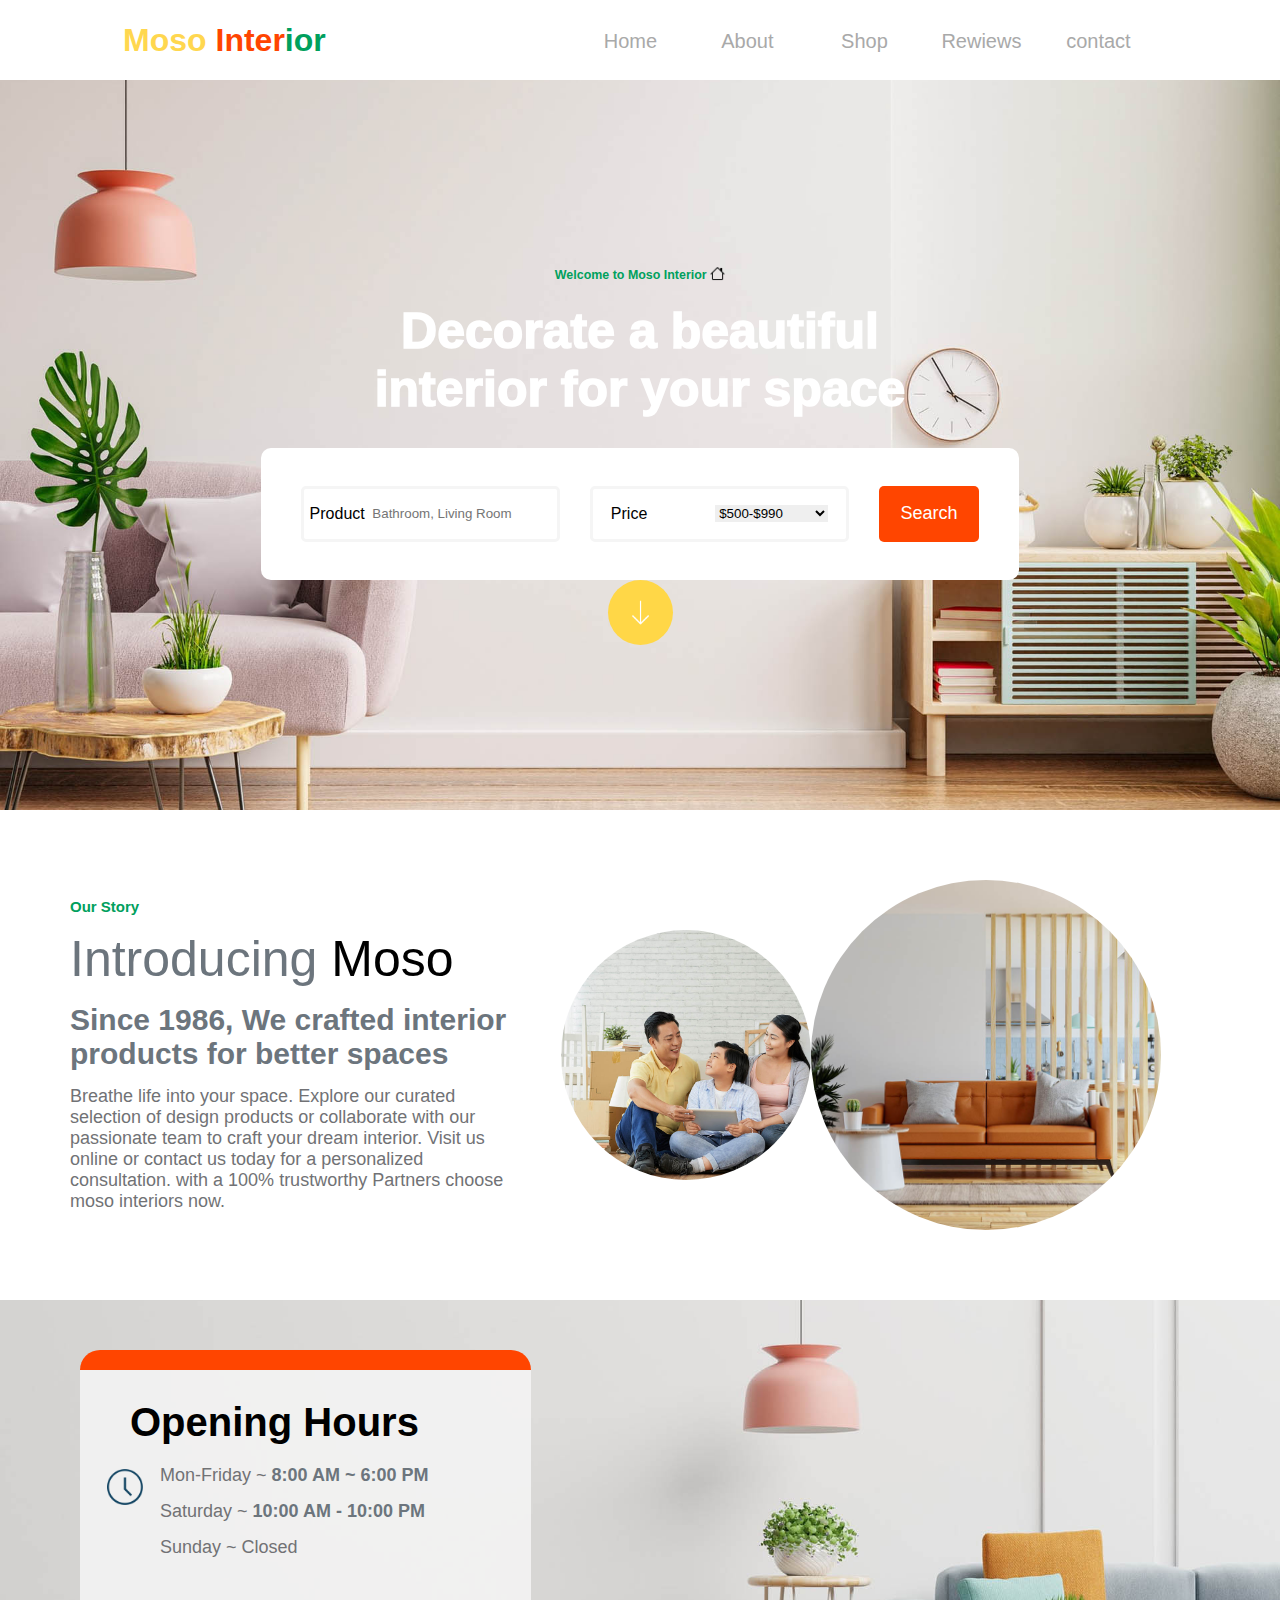
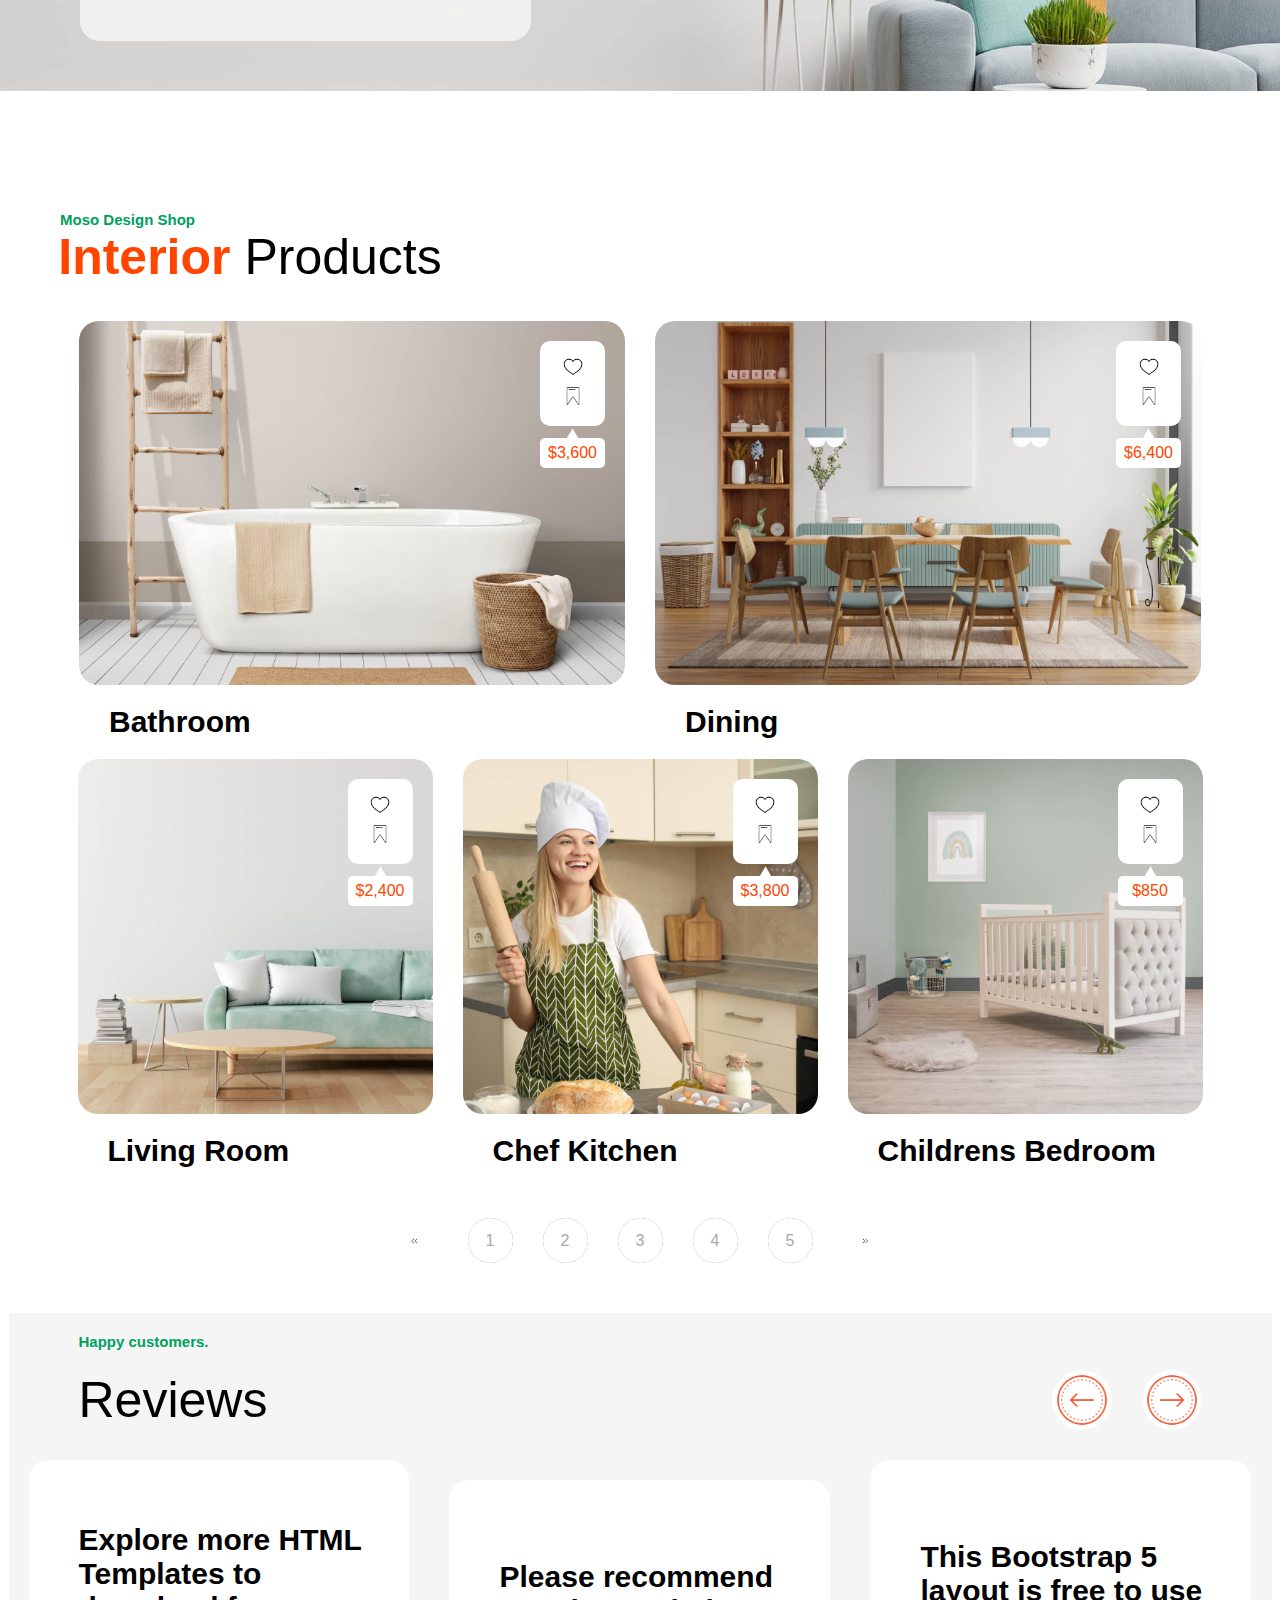
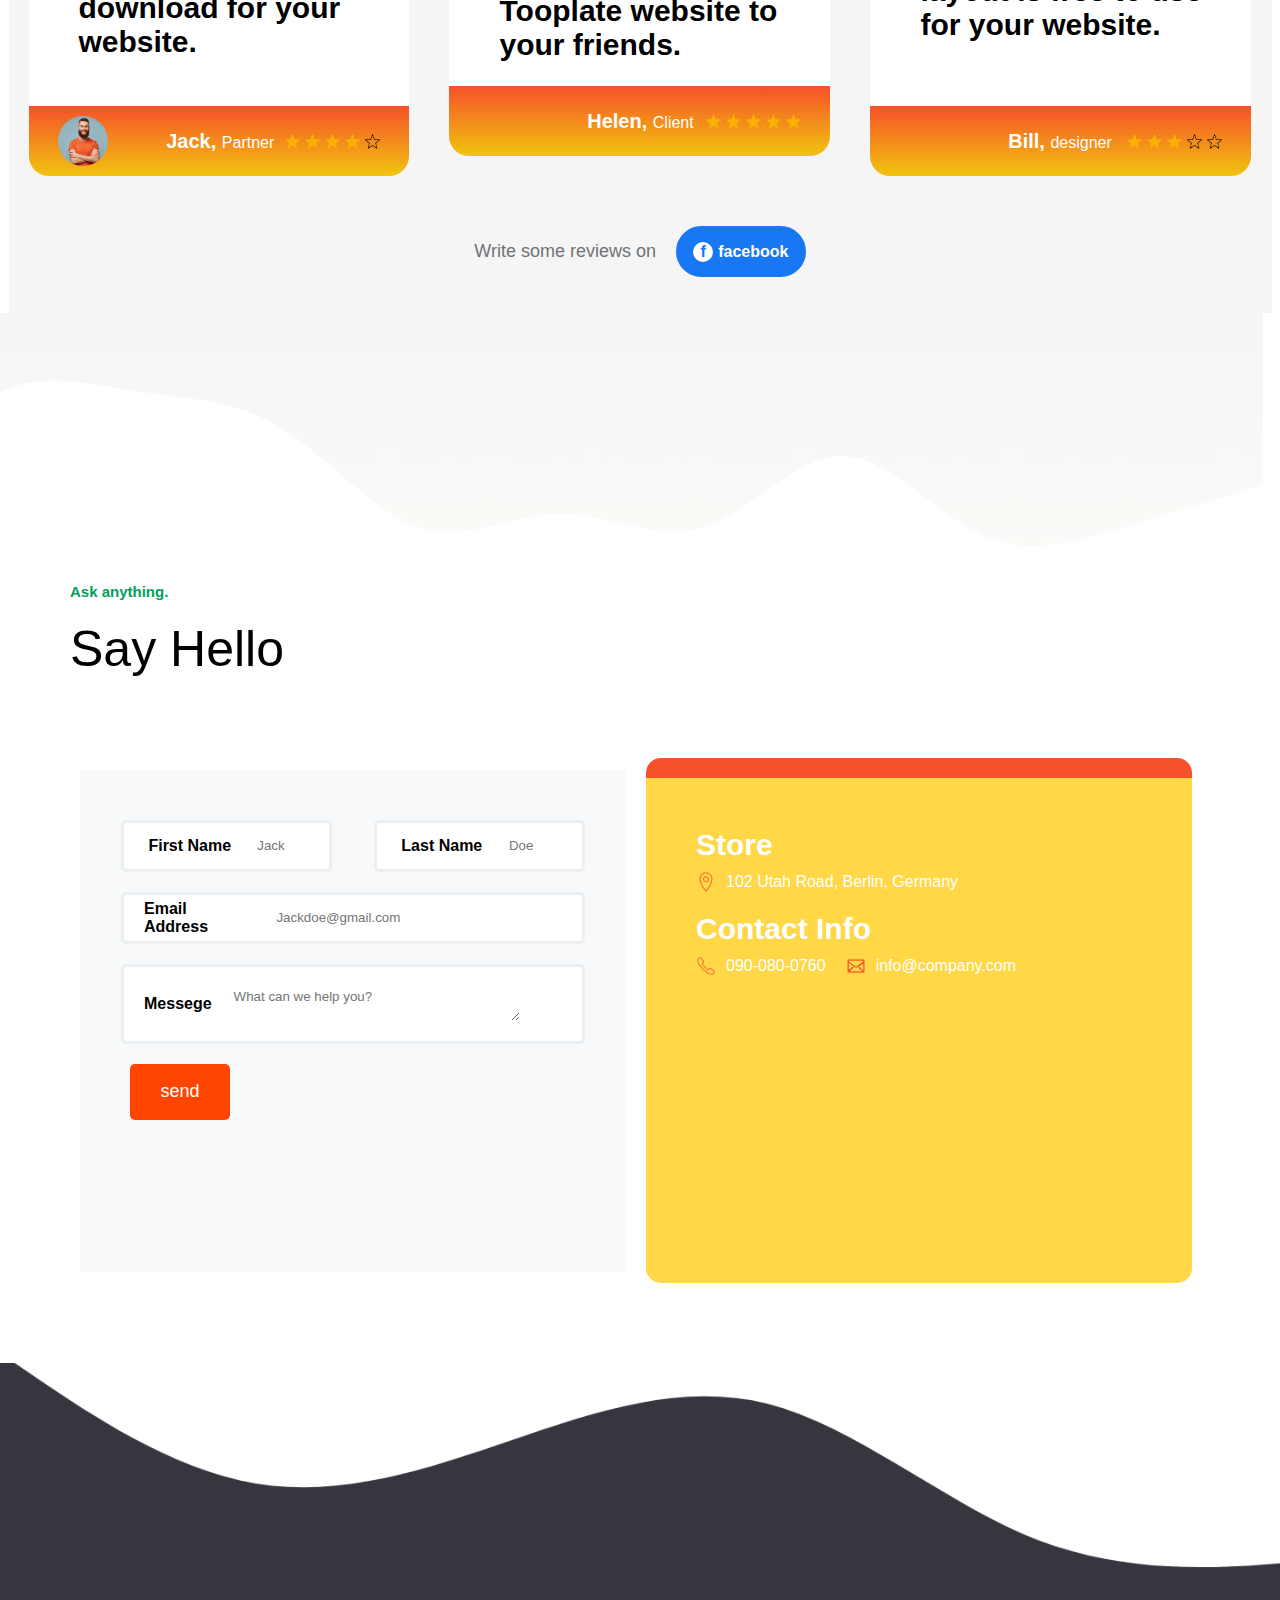
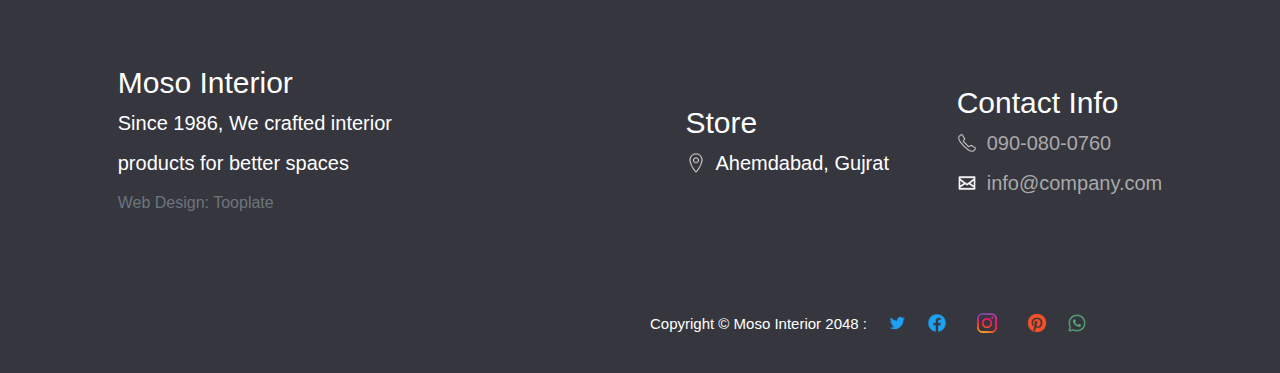
<file: index.html>
<!DOCTYPE html>
<html lang="english">

<head>
    <meta charset="UTF-8">
    <meta name="viewport" content="width=device-width, initial-scale=1.0">
    <title>Document</title>
    <link rel="stylesheet" href="./style.css">
</head>

<body>
    <div class="nav">
        <a href="#">
            <div class="brand">
                <h1 style="font-weight:bolder;"><span style="color: #ffd74f;">Moso</span> <span
                        style="color: orangered;">Inter</span><span style="color: #00a05d;">ior</span></h1>
            </div>
        </a>




       
        <input id="menu-toggle" type="checkbox" />
        <label class="menu-button-container" for="menu-toggle">
          <div class="menu-button"></div>
        </label>

        <div class="menu">
            <a href="#home">
                <div class="chldmenu">Home</div>
            </a>
            <a href="#about">
                <div class="chldmenu">About</div>
            </a>
            <a href="#shop">
                <div class="chldmenu navdrop">Shop
                    <div class="navdroplst">
                    <div class="chldmenu navdroplst" style="margin-top: 10px;"id="navoption1">
                        <a href="./shop_listing.html" class="navoption" >
                            Shop Listing
                        </a>
                    </div>
                        <!-- <div class="chldmenu navdroplst"> -->
                           <a href="./detail.html" class="chldmenu navoption" id="navoption2">Shop details
                            </a>
                        </div>
 
                    </div>
                <!-- </div> -->
            </a>
            <a href="#reviews">
                <div class="chldmenu">Rewiews</div>
            </a>
            <a href="#contact">
                <div class="chldmenu">contact</div>
            </a>
        </div>
    </div>



    <div class="hmpg" id="home">
        <div class="greeting">
            <h5>Welcome to Moso Interior <img
                    style="width: 15px; height: 15px; margin-bottom: -2px; padding-bottom: -10px;"
                    src="./house_icon.png"> </h5>
        </div>
        <div class="tagline" style="margin-bottom: 30px;">
            Decorate a beautiful interior for your space
        </div>
        <div class="shopform">
            <div class="inform">
                <p>Product</p>
                <input style="border: none;" type="search" placeholder="Bathroom, Living Room">
            </div>
            <div class="dropdown">
                <p>Price</p>
                <select style="border: none;">
                    <option>$500-$990</option>
                    <option>$1000-$2900</option>
                    <option>$3000-$5000</option>
                    <option>$5000-$10000</option>
                    <option>$11000-$25000</option>
                </select>
            </div>
            <button class="btn" type="submit" value="input">Search</button>
        </div>

        <a href="#about">
            <div class="parero">
                <div class="hmero"></div>
            </div>
        </a>

    </div>




    <div class="about" id="about">
        <div class="aboutcont">
            <div class="abtgrting greeting">Our Story</div>
            <div class="tagline abttagline"><span style="color: #6c757d; font-weight: 100;">Introducing</span> <span
                    class="hdblck"> Moso</span></div>
            <div class="headcont">Since 1986, We crafted interior products for better spaces</div>
            <div class="cont"> Breathe life into your space. Explore our curated selection of design products or collaborate with our passionate team to craft your dream interior. Visit us online or contact us today for a personalized consultation. with a 100% trustworthy Partners choose moso interiors now.
            </div>
        </div>
        <div class="abtimg">
            <div class="abtimg abtimg1"></div>
            <div class="abtimg abtimg2"></div>
        </div>
    </div>





    <div class="hmpg abt2">
        <div class="abt2dv">
            <div class="abthd cnt">Opening Hours</div>
            <div class="clockabtcnt">
                <div class="clock"></div>
                <div class="abtcnt">
                    <p class="cnt"><span class="cont">Mon-Friday ~ </span><span class="abttime">8:00 AM ~ 6:00 PM</span>
                    </p>
                    <p class="cnt"><span class="cont">Saturday ~ </span><span class="abttime">10:00 AM - 10:00 PM</span>
                    </p>
                    <p class="cont cnt">Sunday ~ Closed</p>
                </div>
            </div>
        </div>
    </div>



    <div class="shop" id="shop">
        <div class="greeting shpgreet">Moso Design Shop</div>
        <div class="tagline shpline"><span style="color: orangered; font-weight: bold;">Interior</span> <span
                class="hdblck">Products</span></div>
        <div class="shpprodct1">
            <div class="bthroom">
                <a href="./detail.html">
                    <div class="img1">
                        <div class="pricelike">
                            <div class="savelike">
                                <div class="like"></div>
                                <div class="save"></div>
                            </div>
                            <div class="prctrngle">
                                <div class="triangle"></div>
                                <div class="price">$3,600</div>
                            </div>
                        </div>
                        <div class="shphover">
                            <div class="shphoverchild">
                                LEARN MORE
                            </div>
                        </div>
                    </div>
                </a>
                <div class="shphd">Bathroom</div>
            </div>
            <div class="dining">
                <a href="./detail.html">
                    <div class="img2">
                        <div class="pricelike">
                            <div class="savelike">
                                <div class="like"></div>
                                <div class="save"></div>
                            </div>
                            <div class="prctrngle">
                                <div class="triangle"></div>
                                <div class="price">$6,400</div>
                            </div>
                        </div>
                        <div class="shphover">
                            <div class="shphoverchild">
                                LEARN MORE
                            </div>
                        </div>
                    </div>
                </a>
                <div class="shphd">Dining</div>
            </div>
        </div>
        <div class="shpprodct2">
            <div class="dining">
                <a href="./detail.html">
                    <div class="img3">
                        <div class="pricelike">
                            <div class="savelike">
                                <div class="like"></div>
                                <div class="save"></div>
                            </div>
                            <div class="prctrngle">
                                <div class="triangle"></div>
                                <div class="price">$2,400</div>
                            </div>
                        </div>
                        <div class="shphover">
                            <div class="shphoverchild">
                                LEARN MORE
                            </div>
                        </div>
                    </div>
                </a>
                <div class="shphd">Living Room</div>
            </div>
            <div class="dining">
                <a href="./detail.html">
                    <div class="img4">
                        <div class="pricelike">
                            <div class="savelike">
                                <div class="like"></div>
                                <div class="save"></div>
                            </div>
                            <div class="prctrngle">
                                <div class="triangle"></div>
                                <div class="price">$3,800</div>
                            </div>
                        </div>
                        <div class="shphover">
                            <div class="shphoverchild">
                                LEARN MORE
                            </div>
                        </div>
                    </div>
                </a>
                <div class="shphd">Chef Kitchen</div>
            </div>
            <div class="dining">
                <a href="./detail.html">
                    <div class="img5">
                        <div class="pricelike">
                            <div class="savelike">
                                <div class="like"></div>
                                <div class="save"></div>
                            </div>
                            <div class="prctrngle">
                                <div class="triangle"></div>
                                <div class="price">$850</div>
                            </div>
                        </div>
                        <div class="shphover">
                            <div class="shphoverchild">
                                LEARN MORE
                            </div>
                        </div>
                    </div>
                </a>
                <div class="shphd">Childrens Bedroom</div>
            </div>
        </div>
    </div>






    <div class="shpbtn">
        <a href="#">
            <div class="parbtn">
                <div class="lefticn"></div>
            </div>
        </a>
        <a href="#">
            <div class="bttns">1</div>
        </a>
        <a href="#">
            <div class="bttns">2</div>
        </a>
        <a href="#">
            <div class="bttns">3</div>
        </a>
        <a href="#">
            <div class="bttns">4</div>
        </a>
        <a href="#">
            <div class="bttns">5</div>
        </a>
        <a href="#">
            <div class="parbtn">
                <div class="ryticn"></div>
            </div>
        </a>
    </div>




    <div class="review" id="reviews">
        <div class="greeting revwgreet">Happy customers.</div>
        <div class="rvwtagbtn">
            <div class="tagline hdblck rvw">Reviews</div>
            <div class="rvwero">
                <div class="rvwleft" onclick="moveCarousel(-1)"></div>
                <div class="rvwryt" onclick="moveCarousel(1)"></div>
            </div>
        </div>


        <div class="carousel">
            <div class="carousel-track">
            <div class="rvwbox">
                <div class="carousel1">
                    <div class="rvwcomment shphd">
                        Explore more HTML Templates to download for your website.
                    </div>
                </div>
                <div class="carousel2">
                    <div class="rvwtriangle rvwtriangle1"></div>
                    <div class="rvwinfobox">
                        <div class="rvwpic rvwpic1"></div>
                        <div class="namervw">
                            <div class="rvwname"><span class="rvwpersonname">Jack, </span><span
                                    class="rvwpersonpost">Partner</span></div>
                            <div class="rvwstr">
                                <div class="ylwstar"></div>
                                <div class="ylwstar"></div>
                                <div class="ylwstar"></div>
                                <div class="ylwstar"></div>
                                <div class="blankstar"></div>
                            </div>
                        </div>
                    </div>
                </div>
            </div>
            <div class="rvwbox">
                <div class="carousel1">
                    <div class="rvwcomment shphd">
                        Please recommend Tooplate website to your friends.
                    </div>
                </div>
                <div class="carousel2">
                    <div class="rvwtriangle rvwtriangle2"></div>
                    <div class="rvwinfobox">
                        <div class="rvwpic rvwpic2"></div>
                        <div class="namervw">
                            <div class="rvwname"><span class="rvwpersonname">Helen, </span><span
                                    class="rvwpersonpost">Client</span></div>
                            <div class="rvwstr">
                                <div class="ylwstar"></div>
                                <div class="ylwstar"></div>
                                <div class="ylwstar"></div>
                                <div class="ylwstar"></div>
                                <div class="ylwstar"></div>
                            </div>
                        </div>
                    </div>
                </div>
            </div>
            <div class="rvwbox">
                <div class="carousel1">
                    <div class="rvwcomment shphd">
                        This Bootstrap 5 layout is free to use for your website.
                    </div>
                </div>
                <div class="carousel2">
                    <div class="rvwtriangle rvwtriangle1"></div>
                    <div class="rvwinfobox">
                        <div class="rvwpic rvwpic3"></div>
                        <div class="namervw">
                            <div class="rvwname"><span class="rvwpersonname">Bill, </span><span
                                    class="rvwpersonpost">designer</span></div>
                            <div class="rvwstr">
                                <div class="ylwstar"></div>
                                <div class="ylwstar"></div>
                                <div class="ylwstar"></div>
                                <div class="blankstar"></div>
                                <div class="blankstar"></div>
                            </div>
                        </div>
                    </div>
                </div>
            </div>
            <div class="rvwbox">
                <div class="carousel1">
                    <div class="rvwcomment shphd">
                        Thank you for visiting Tooplate to download free Website.
                    </div>
                </div>
                <div class="carousel2">
                    <div class="rvwtriangle rvwtriangle2"></div>
                    <div class="rvwinfobox">
                        <div class="rvwpic rvwpic4"></div>
                        <div class="namervw">
                            <div class="rvwname"><span class="rvwpersonname">Susan, </span><span
                                    class="rvwpersonpost">Boss</span></div>
                            <div class="rvwstr">
                                <div class="ylwstar"></div>
                                <div class="ylwstar"></div>
                                <div class="ylwstar"></div>
                                <div class="blankstar"></div>
                                <div class="blankstar"></div>
                            </div>
                        </div>
                    </div>
                </div>
            </div>
            <div class="rvwbox">
                <div class="carousel1">
                    <div class="rvwcomment shphd">
                        Moso Interior is the most suitable website layout.
                    </div>
                </div>
                <div class="carousel2">
                    <div class="rvwtriangle rvwtriangle1"></div>
                    <div class="rvwinfobox">
                        <div class="rvwpic rvwpic5"></div>
                        <div class="namervw">
                            <div class="rvwname"><span class="rvwpersonname">Sandy, </span><span
                                    class="rvwpersonpost">CEO</span></div>
                            <div class="rvwstr">
                                <div class="ylwstar"></div>
                                <div class="ylwstar"></div>
                                <div class="ylwstar"></div>
                                <div class="ylwstar"></div>
                                <div class="ylwstar"></div>
                            </div>
                        </div>
                    </div>
                </div>
            </div>
            <div class="rvwbox">
                <div class="carousel1">
                    <div class="rvwcomment shphd">
                        Explore more HTML Templates to download for your website.
                    </div>
                </div>
                <div class="carousel2">
                    <div class="rvwtriangle rvwtriangle1"></div>
                    <div class="rvwinfobox">
                        <div class="rvwpic rvwpic1"></div>
                        <div class="namervw">
                            <div class="rvwname"><span class="rvwpersonname">Jack, </span><span
                                    class="rvwpersonpost">Partner</span></div>
                            <div class="rvwstr">
                                <div class="ylwstar"></div>
                                <div class="ylwstar"></div>
                                <div class="ylwstar"></div>
                                <div class="ylwstar"></div>
                                <div class="blankstar"></div>
                            </div>
                        </div>
                    </div>
                </div>
            </div>
            <div class="rvwbox">
                <div class="carousel1">
                    <div class="rvwcomment shphd">
                        Explore more HTML Templates to download for your website.
                    </div>
                </div>
                <div class="carousel2">
                    <div class="rvwtriangle rvwtriangle1"></div>
                    <div class="rvwinfobox">
                        <div class="rvwpic rvwpic1"></div>
                        <div class="namervw">
                            <div class="rvwname"><span class="rvwpersonname">Jack, </span><span
                                    class="rvwpersonpost">Partner</span></div>
                            <div class="rvwstr">
                                <div class="ylwstar"></div>
                                <div class="ylwstar"></div>
                                <div class="ylwstar"></div>
                                <div class="ylwstar"></div>
                                <div class="blankstar"></div>
                            </div>
                        </div>
                    </div>
                </div>
            </div>
            <div class="rvwbox">
                <div class="carousel1">
                    <div class="rvwcomment shphd">
                        Explore more HTML Templates to download for your website.
                    </div>
                </div>
                <div class="carousel2">
                    <div class="rvwtriangle rvwtriangle1"></div>
                    <div class="rvwinfobox">
                        <div class="rvwpic rvwpic1"></div>
                        <div class="namervw">
                            <div class="rvwname"><span class="rvwpersonname">Jack, </span><span
                                    class="rvwpersonpost">Partner</span></div>
                            <div class="rvwstr">
                                <div class="ylwstar"></div>
                                <div class="ylwstar"></div>
                                <div class="ylwstar"></div>
                                <div class="ylwstar"></div>
                                <div class="blankstar"></div>
                            </div>
                        </div>
                    </div>
                </div>
            </div>

        </div>
        </div>
        <div class="fsbook">
            <div class="cont">Write some reviews on</div>
            <a href="https://www.facebook.com/home.php">
                <div class="fcbook1">
                    <div class="fclogo">f</div>
                    <div class="fcname">facebook</div>
                </div>
            </a>
        </div>
    </div>
    <div class="whitesmokewave"></div>




    <div class="contact" style="background-color: white;" id="contact">
        <div class="greeting revwgreet cntcthead">Ask anything.</div>
        <div class="tagline hdblck rvw">Say Hello</div>
        <div class="formmap">
            <div class="cntctform">
                <div class="cntctname-lastname">
                    <div class="cntctname">
                        <p>First Name</p>
                        <input class="cnctname" type="text" name="first-name" placeholder="Jack" required
                            autocomplete=""></input>
                    </div>
                    <div class="cntctlastname">
                        <p>Last Name</p>
                        <input class="cnctname" type="text" name="first-name" placeholder="Doe"></input>
                    </div>
                </div>
                <div class="cntctname email">
                    <p>Email Address</p>
                    <input class="cnctname mailwidth" type="email" name="Email" placeholder="Jackdoe@gmail.com">
                </div>
                <div class="cntctmsg cntctname email">
                    <p>Messege</p>
                    <textarea class="cnctname mailwidth" placeholder="What can we help you?" name="Messege"></textarea>
                </div>
                <button class="btn cntctbtn" type="submit">send</button>
            </div>






            <div class="map">
                <div class="mapaddres">
                    <div class="maphead">Store</div>
                    <div class="parmaplocationimg">
                        <div class="chldmaplocationimg"></div>
                        <div class="mapcont">102 Utah Road, Berlin, Germany</div>
                    </div>
                </div>

                <div class="mapaddres">
                    <div class="maphead">Contact Info</div>
                <!-- <div class="mapparcallmail"> -->
                    <div class="parmapcallimg">
                        <div class="chldmapcallimg"></div>
                        <div class="mapcont">090-080-0760</div>
                    </div>
                    <div class="parmapmail">
                        <div class="chldmapmail"></div>
                        <div class="mapcont"> info@company.com</div>
                    </div>
                </div>
                <!-- <div class="mapcntct"> -->
                    
                    <!-- <div class="mapimg"></div> -->
                    <div class="mapouter">
                        <div class="gmap_canvas">
                            <!-- width="430px" height="230px" -->

                            <iframe id="gmap_canvas"
                                src="https://maps.google.com/maps?q=636+5th+Ave%2C+New+York&t=&z=13&ie=UTF8&iwloc=&output=embed"
                                ></iframe>
                            <a class="mapalarm" href="https://www.analarmclock.com/"></a>
                            <br><a href="https://timenowin.net/"></a><br>
                            <!-- <style>.mapouter{position: relative;text-align: right;height: 230px;width: 430px;}</style> -->
                            <a href="https://www.embedmaps.co"></a>
                            <!-- <style>.gmap_canvas{overflow: hidden;background: none !important;height: 230px;width: 430px;}</style> -->
                        </div>
                    </div>
                <!-- </div> -->
            </div>
        </div>
    </div>






    <div class="blckwavyimg"></div>
    <div class="footer">
        <div class="footerinfoaddcontact">
            <div class="footerinfo1">
                <div class="footerinfo">
                    <div class="footerhead">Moso Interior</div>
                    <div class="footercont">Since 1986, We crafted interior products for better spaces</div>
                    <a href="https://www.tooplate.com/">
                        <div class="footercntct">Web Design: Tooplate</div>
                    </a>
                </div>
            </div>
            <div class="footerinfo2">
                <div class="footeraddress">
                    <div class="footerhead">Store</div>
                    <div class="footeraddressimg">
                        <div class="footerlocationimg"></div>
                        <div class="footercont">Ahemdabad, Gujrat</div>
                    </div>
                </div>
            </div>
            <div class="footerinfo3">
                <div class="footercontact">
                    <div class="footerhead">Contact Info</div>
                </div>
                <div class="footercall"><a href="#">
                        <div class="footercallimg"></div>
                        <div class="footercont"> 090-080-0760
                    </a></div>
            </div>
            <div class="footermail"><a href="https://mail.google.com/mail/u/0/#inbox">
                    <div class="footermailimg"></div>
                    <div class="footercont"> info@company.com
                </a></div>
        </div>
    </div>
    </div>
    <div class="footercopyryt">
        <div class="copyrytcont">Copyright © Moso Interior 2048 :</div>
        <div class="footerlogo">
            <a href="https://x.com/">
                <div class="copyryttwitter"></div>
            </a>
            <a href="https://www.facebook.com/">
                <div class="copyrytfacebook"></div>
            </a>
            <a href="https://www.instagram.com/">
                <div class="copyrytinstagram"></div>
            </a>
            <a href="https://in.pinterest.com/">
                <div class="copyrytprinter"></div>
            </a>
            <a href="https://web.whatsapp.com/">
                <div class="copyrytwhatsup"></div>
            </a>
        </div>
    </div>
    </div>
    <script>
       // script.js
let currentIndex = 0;

function moveCarousel(direction) {
    const carouselTrack = document.querySelector('.carousel-track');
    const items = document.querySelectorAll('.rvwbox');
    const itemsPerSlide = 3;
    const totalItems = items.length;
    const totalSlides = Math.ceil(totalItems / itemsPerSlide);

    currentIndex += direction;
    if (currentIndex < 0) {
        currentIndex = totalSlides - 1;
    } else if (currentIndex >= totalSlides) {
        currentIndex = 0;
    }

    const translateX = -(currentIndex * 100 / totalSlides) * totalSlides;
    carouselTrack.style.transform = `translateX(${translateX}%)`;
}

    </script>
</body>

</html>
</file>
<file: style.css>
html{
    scroll-behavior: smooth;
}


*{
    margin: 0px;

    box-sizing: border-box;
    align-items: center;
    font-family: Noto Sans, sans-serif;
}
.nav{
    display: flex;
    justify-content: space-around;
    flex-wrap: wrap;
    align-items: center;
    position:sticky;
    top: 0px;
    height: 80px;
    width: 100%;
    background-color: white;
    margin: 0px;
    padding: 0px;
    z-index: 5;
}
.aboutcont{
    color: black;
}

















.menu-button-container {
    display: none;
    width: 30px;
    cursor: pointer;
  }
  #menu-toggle {
    display: none;
  }
  /*  Creating the menu button */
  .menu-button{
    right: 20px;
    position: absolute;
  }
  .menu-button,
  .menu-button::before,
  .menu-button::after {
    display: block;
    background-color: darkslategrey;
    position: absolute;
    height: 5px;
    width: 32px;
    border-radius: 3px;
  }
  .menu-button::before {
    content: '';
    margin-top: -8px;
  }
  .menu-button::after {
    content: '';
    margin-top: 8px;
  }
  /*  Adding Functionality to the Hamburger Menu with CSS  */
#menu-toggle:checked + .menu-button-container .menu-button::before {
    margin-top: 0px;
    transform: rotate(45deg);
  }
  #menu-toggle:checked + .menu-button-container .menu-button {
    background: rgba(255, 255, 255, 0);
  }
  #menu-toggle:checked + .menu-button-container .menu-button::after {
    margin-top: 0px;
  /*  transforms the hamburger icon into a cross  */
    transform: rotate(-45deg);
  }
.menu > a{
    overflow: hidden;
}




















.menu{
    display: flex;
    justify-content: space-around;
    height: 80px;
}
a{
    text-decoration: none;
    color: darkgray;
}
.chldmenu{
    font-weight: lighter;
    height: 70px;
    width: 117px;
    font-size: 20px;
    padding-top: 25px;
    text-align: center;
    position: relative;
    color: darkgray;
}
.chldmenu:hover{
    background-color: #ffd747;
}
.navdroplst{
    border: 0px;
    margin-top: 0px;
    align-content: center;
    padding: 0px;
    border: 1px solid whitesmoke;
    width: 100%;
    /* height: 15px; */
    color: #6c757d;
    text-decoration: none;
    background-color: white;
    display: none;
    position: absolute;
    top: 60px;
}
.navdrop:hover .navdroplst{
    display: block;
    background-color:#f8f9fa;
}
.navoption{
    width:100%;
    height:70px;
    border: 0px;
    text-decoration: none;
    display: block;
    padding: 20px 0px;
    text-align: center;
}
.navoption:hover{
    background-color: #ffd747;
}






.hmpg{
    background-image: url(./homeimg.png);
    background-position: center;
    background-repeat: no-repeat;
    align-items: center;
    height: 730px;
    width: 100%;
    background-size: 100%;
    align-content: center;
    justify-content: center;
    display: flex;
    flex-direction: column;
    
}
.greeting{
    color: #00a05d;
    font-size:15px;
    padding: 20px;
    font-weight: bold;
}
.tagline{
    color: white;
    font-size: 50px;
    font-weight: 1000;
    text-wrap: wrap;
    width: 650px;
    text-align: center;
}
.shopform{
    display: flex;
    gap: 30px;
    background-color: white;
    height: 132px;
    padding: 0px 40px;
    border-radius: 10px;
}
.inform{
    display: flex;
    justify-content: space-evenly;
    width: 259px;
    height: 56px;
    border: 3px solid whitesmoke;
    border-radius: 5px;
}
.dropdown{
    display: flex;
    gap: 50px;
    justify-content: space-evenly;
    width: 259px;
    height: 56px;
    border: 3px solid whitesmoke;
    border-radius: 5px;
}
.btn{
    background-color: orangered;
    color: white;
    font-size: large;
    border: 0px;
    height: 56px;
    width: 100px;
    border-radius: 5px;
}
.btn:hover{
    background-color:#ffd747;
    transition: 0.5s;
}
.parero{
    background-color: #ffd747;
    border-radius: 50%;
    width: 65px;
    height: 65px;
    padding: 15px;
}
.hmero{
    background-image: url(./downside_direction.png);
    background-position: center;
    background-size: cover;
    width: 35px;
    height: 35px;
}
.parero:hover{
    background-color: #f65129;
}


.about{
    display: flex;
    gap: 40px;
    margin: 70px;
}
.aboutcont{
    display: flex;
    flex-direction: column;
    width: 451px;
    text-align: left;
    gap: 15px;
}
.abtgrting{
    width: 451px;
    text-align: left;
    padding: 0px;
}
.abttagline{
    text-align: left;
    width: 451px;
}
.hdblck{
    color: black;
    font-weight: 100;
}
.headcont{
    color: #6c757d;
    width: 451px;
    font-size: 30px;
    font-weight: bold;
}
.cont{
    color: #717275;
    font-size: large;
    font-weight: lighter;
}
.abtimg{
display: flex;
}
.abtimg1{
    background-image: url(./abtimg1.png);
    background-position: center;
    border-radius: 50%;
    background-repeat: no-repeat;
    background-size: cover; 
    width: 250px;
    height: 250px;
}
.abtimg2{
    background-image: url(./abtimg2.png);
    background-position: center;
    border-radius: 50%;
    background-repeat: no-repeat;
    background-size: cover; 
    width: 350px;
    height: 350px;
}

.abt2{
    background-image: url(./abt2img.png);
    background-repeat: no-repeat;
    background-position: center;
    background-size: cover;
    height: 391px;
    width: 100%;
    margin: 50px opx;
    display: flex;
    align-items:flex-start;
}
.abt2dv{
    background-color: whitesmoke;
    border-top: 20px solid orangered;
    border-radius: 20px;
    padding: 30px 50px;
    width: 451px;
    height: 291px;
    display: flex;
    flex-direction: column;
    gap: 20px;
    background-color: rgba(245, 245, 245, 0.858);
    margin-left: 80px;
}
.abthd{
    font-size: 40px;
    color: black;
    font-weight: bold;
    text-align: left;
}
.clock{
    background-image: url(./clockicon.png);
    background-position: center;
    background-size: cover;
    width: 50px;
    height: 50px;
    margin-top: -50px;
}
.clockabtcnt{
    display: flex;
    gap: 10px;
}
.abtcnt{
    display: flex;
    flex-direction: column;
    gap: 15px;
}
.cnt{
   width: 351px;
}
.abttime{
    color: #6c757d;
    font-weight: bolder;
    font-size: large;
}

.shpgreet{
    padding-left: 60px;
    margin-top: 100px;
}
.shpline{
    margin-top: -20px;
    margin-bottom: 15px;
    width: 500px;
}
.shpprodct1{
    display: flex;
    gap: 30px;
    justify-content: center;
}
.img1{
    background-image: url(./shpimg1.png);
    background-size: cover;
    background-position: center;
    width: 546px;
    height: 364px;
    margin: 20px 0px;
    border-radius: 20px;
    display:inline-block;
}
.pricelike{
    display: flex;
    justify-content: center;
    flex-direction: column;
    padding: 20px;
}
.savelike{
    background-color: white;
    display: flex;
    flex-direction: column;
    border-radius: 10px;
    width: 65px;
    height: 85px;
    align-self: flex-end;
}
.like{
    background-image: url(./like_icon.png);
    background-size: cover;
    background-position: center;
    width: 20px;
    height: 20px;
    margin-top: 15px;
    padding-top: 20px;
}
.save{
    background-image: url(./saveicon.png);
    background-size: cover;
    background-position: center;
    width: 20px;
    height: 10px;
    padding: 20px;
}
.prctrngle{
    display: flex;
    justify-content: center;
    flex-direction: column;
    align-self: flex-end;
}
.triangle{
    border-bottom: 20px;
    background-image: url(./white-triangle.png);
    background-position: center;
    background-size: cover;
    width: 15px;
    height: 15px;
}
.price{
    width: 65px;
    height: 30px;
    margin-top: -3px;
    background-color: white;
    border-radius: 5px;
    text-align: center;
    align-content: center;
    color: orangered;
}
.img2{
    background-image: url(./shpimg2.png);
    background-size: cover;
    background-position: center;
    width: 546px;
    height: 364px;
    margin: 20px 0px;
    border-radius: 20px;
    display:inline-block;
}
.shpprodct2{
    display: flex;
    gap: 30px;
    justify-content: center;
}
.img3{
    background-image: url(./shpimg3.png);
    background-size: cover;
    background-position: center;
    width: 355px;
    height: 355px;
    margin: 20px 0px;
    border-radius: 20px;
    display:inline-block;
}
.img4{
    background-image: url(./shpimg4.png);
    background-size: cover;
    background-position: center;
    width: 355px;
    height: 355px;
    margin: 20px 0px;
    border-radius: 20px;
    display:inline-block;
}
.img5{
    background-image: url(./shpimg5.png);
    background-size: cover;
    background-position: center;
    width: 355px;
    height: 355px;
    margin: 20px 0px;
    border-radius: 20px;
    display:inline-block;
}
.shphover{
    text-wrap: wrap;
    width: 100px;
    height: 100px;
    border-radius: 50%;
    margin: auto;
    text-align: center;
    position:relative;
    top: -13%;
    color: transparent;
    display: flex;
}
.shphoverchild{
    text-wrap: wrap;
    width: 100px;
    height: 100px;
    border-radius: 50%;
    margin: auto;
    text-align: center;
    position:relative;
    display: flex;
}
.shphoverchild:hover{
    background-color: #f65129;
    color: white;
    transition: 0.5s;
}
.img1:hover>.shphover{
    background-color: #ffd747;
    color: white;
    transition: 0.5s;
}
.img2:hover>.shphover{
    background-color: #ffd747;
    color: white;
    transition: 0.5s;
}
.img3:hover>.shphover{
    background-color: #ffd747;
    color: white;
    transition: 0.5s;
}
.img4:hover>.shphover{
    background-color: #ffd747;
    color: white;
    transition: 0.5s;
}
.img5:hover>.shphover{
    background-color: #ffd747;
    color: white;
    transition: 0.5s;
}

.shphd{
    font-size: 30px;
    color: black;
    text-align: left;
    font-weight: bold;
    margin-left: 30px;
}

.shpbtn{
    display: flex;
    justify-content: center;
    gap: 30px;
}
.parbtn{
    width: 45px;
    height: 45px;
    display: flex;
    margin: 50px 0px;
    border-radius: 50%;
    padding: 17.5px;
    text-align: center;
}
.lefticn{
    background-image: url(./Left_Icon.png);
    background-size: cover;
    background-position: center;
    border-radius: 50%;
    width: 10px;
    height: 10px;
}
.bttns{
    width: 45px;
    height: 45px;
    background-color: white;
    align-content: center;
    align-items: center;
    border-radius: 50%;
    box-shadow: 0px 0px 0px 0.01px gray;
    display: flex;
    justify-content: center;
}
.bttns:hover{
    background-color: #f65129;
}
.parbtn:hover{
    background-color: #f65129;
}
.ryticn{
    background-image: url(./Right_Icon.png);
    background-size: cover;
    background-position: center;
    border-radius: 50%;
    width: 10px;
    height: 10px;
}
/* 
.review{
    background-color: whitesmoke;
    width: 1263px;
    height: 600px;
}
.revwgreet{
    padding: 20px 70px;
}
.rvwtagbtn{
    display: flex;
    justify-content: space-between;
    margin: 0px;
}
.rvw{
    width: auto;
    text-align: left;
    padding: 0px 70px;
}
.rvwero{
    display: flex;
    gap: 30px;
    padding: 0px 70px;
}
.rvwleft{
    background-image: url(./orangered-left-arrow.png);
    background-size: cover;
    background-position: center;
    border-radius: 50%;
    width: 60px;
    height: 60px;
    background-color: white;
}
.rvwryt{
    background-image: url(./orangered-right-arrow.png);
    background-size: cover;
    background-position: center;
    border-radius: 50%;
    width: 60px;
    height: 60px;
    background-color: white;
}
.rvwryt:hover{
    background-image: url(white-right-arrow.png);
    background-color: #f65129;
    transition: 0.5s;
}
.rvwleft:hover{
    background-image: url(white-left-arrow.png);
    background-color: #f65129;
    transition: 0.5s;
}
.carousel{
    display: flex;
    gap: 20px;
    width: 1140px;
    overflow-x: hidden;
    padding: 30px;

}
.carousel1{
    margin: 0px;
    width: 352px;
    height: 261px;
    text-wrap: wrap;
    background-color: white;
    border-radius: 20px;
    align-content: center;

}
.carousel2{
    display: flex;
    flex-direction: column;
    width: 352px;
}
.rvwtriangle{
    background-image: url(./orangered-triangle.png);
    background-position: center;
    background-size: cover;
    width: 40px;
    height: 40px;
    align-self:self-start;
}
.rvwtriangle1{
    margin: -40px 0px -15px 20px;
}
.rvwtriangle2{
    margin: -80px 0px -15px 20px;

}
.rvwinfobox{
    background-image: linear-gradient(to top, #f1c40f, #f65129 );
    width: 352px;
    height: 70px;
    border-bottom-left-radius: 20px;
    border-bottom-right-radius: 20px;
    display: flex;
    justify-content: space-around;
}
.rvwpic1{
    background-image: url(jack-partner.png);
}
.rvwpic{
    background-position: center;
    background-size: cover;
    width: 50px;
    height: 50px;
    border-radius: 50%;
}
.namervw{
    display: flex;
    width: 214px;
    justify-content: space-between;
}
.rvwname{
    color: white;
}
.rvwpersonname{
    font-weight: bolder;
    font-size: 20px;
}
.rvwstr{
    display: flex;
    gap: 5px;
}
.ylwstar{
    background-image: url(./yellow-star.png);
    background-position: center;
    background-size: cover;
    width: 15px;
    height: 15px;
}
.blankstar{
    background-image: url(./blank-star.png);
    background-position: center;
    background-size: cover;
    width: 15px;
    height: 15px;
}
.rvwpic2{
    background-image: url(helen-client.png);
}
.rvwpic3{
    background-image: url(bill-designer.png);
}
.rvwpic4{
    background-image: url(susan-boss.png);
}
.rvwpic5{
    background-image: url(sandy-CEO.png);
} */
/* styles.css */
body {
    font-family: Arial, sans-serif;
    margin: 0;
    padding: 0;
    box-sizing: border-box;
}

.review {
    background-color: whitesmoke;
    width: 100%;
    max-width: 1263px;
    height: 600px;
    margin: 0 auto;
    overflow: hidden;
    position: relative;
}

.revwgreet {
    padding: 20px 70px;
}

.rvwtagbtn {
    display: flex;
    justify-content: space-between;
    margin: 0;
}

.rvw {
    width: auto;
    text-align: left;
    padding: 0px 70px;
}

.rvwero {
    display: flex;
    gap: 30px;
    padding: 0px 70px;
}

.rvwleft, .rvwryt {
    background-size: cover;
    background-position: center;
    border-radius: 50%;
    width: 60px;
    height: 60px;
    background-color: white;
    cursor: pointer;
}

.rvwleft {
    background-image: url('./orangered-left-arrow.png');
}

.rvwryt {
    background-image: url('./orangered-right-arrow.png');
}

.rvwryt:hover {
    background-image: url('./white-right-arrow.png');
    background-color: #f65129;
    transition: 0.5s;
}

.rvwleft:hover {
    background-image: url('./white-left-arrow.png');
    background-color: #f65129;
    transition: 0.5s;
}

.carousel {
    width: 100%;
    overflow: hidden;
    padding: 30px 0;
    position: relative;
}

.carousel-track {
    display: flex;
    transition: transform 0.5s ease-in-out;
}

.rvwbox {
    flex: 0 0 33.3333%; 
    box-sizing: border-box;
    padding: 0 20px;
}

.carousel1 {
    margin: 0;
    width: 100%;
    height: 261px;
    background-color: white;
    border-radius: 20px;
    align-content: center;
    padding: 20px;
}

.carousel2 {
    display: flex;
    flex-direction: column;
    width: 100%;
}

.rvwtriangle {
    background-position: center;
    background-size: cover;
    width: 40px;
    height: 40px;
    align-self: self-start;
}

.rvwtriangle1 {
    margin: -40px 0px -15px 20px;
}

.rvwtriangle2 {
    margin: -80px 0px -15px 20px;
}

.rvwinfobox {
    background-image: linear-gradient(to top, #f1c40f, #f65129);
    width: 100%;
    height: 70px;
    border-bottom-left-radius: 20px;
    border-bottom-right-radius: 20px;
    display: flex;
    justify-content: space-around;
}

.rvwpic {
    background-position: center;
    background-size: cover;
    width: 50px;
    height: 50px;
    border-radius: 50%;
}

.rvwpic1 {
    background-image: url('./jack-partner.png');
}

.namervw {
    display: flex;
    width: 214px;
    justify-content: space-between;
}

.rvwname {
    color: white;
}

.rvwpersonname {
    font-weight: bolder;
    font-size: 20px;
}

.rvwstr {
    display: flex;
    gap: 5px;
}

.ylwstar, .blankstar {
    background-position: center;
    background-size: cover;
    width: 15px;
    height: 15px;
}

.ylwstar {
    background-image: url('./yellow-star.png');
}

.blankstar {
    background-image: url('./blank-star.png');
}







.fsbook{
    display: flex;
    justify-content: center;
    gap: 20px;
    margin-top: 20px;
}
.fcbook1{
    width: 129.63px;
    height: 51.33px;
    border: 3px solid #1877f2;
    background-color: #1877f2;
    border-radius: 25.7px;
    display: flex;
    justify-content: center;
    gap: 5px;
}
.fclogo{
    color: #1877f2;
    background-color: white;
    width: 20px;
    height: 20px;
    border-radius: 50%;
    display: flex;
    justify-content: center;
    margin-left: 10px;
    font-weight: bolder;
    align-content: center;
}
.fcname{
    color: white;
    margin-right: 10px;
    font-weight: bold;
}
.fcbook1:hover>.fclogo{
    color: white;
    background-color: #1877f2;
    transition: 0.5s;
}
.fcbook1:hover>.fcname{
    color: #1877f2;
    background-color: white;
    transition: 0.5s;
}
.fcbook1:hover{
    background-color: white;
    transition: 0.5s;
}
.whitesmokewave{
    background-image: url(./whitesmoke-wave-img.png);
    background-position: top;
    background-size: cover;
    width: 1263px;
    height: 250px;
}

.formmap{
    padding: 80px;
    display: flex;
    gap: 20px;
}
.cntctform{
    padding: 50px;
    width: 546px;
    height: 502px;
    display: flex;
    flex-direction: column;
    gap: 20px;
    background-color: #f8f9fa ;
}
.cntctname-lastname{
    display: flex;
    width: 546px;
    justify-content: space-evenly;
}
.cntctname{
    display: flex;
    justify-content: space-evenly;
    width: 211px;
    height: 52px;
    border: 3px solid #eceff1;
    border-radius: 5px;
    font-weight: bold;
    background-color: white;
}
.cntctlastname{
    display: flex;
    justify-content: space-evenly;
    width: 211px;
    height: 52px;
    border: 3px solid #eceff1;
    border-radius: 5px;
    font-weight: bold;
    background-color: white;
}
.cnctname{
    border: 0px;
    width: 50px;
}
.email{
    display: flex;
    background-color: white;

}
.email{
    width: 464px;
    justify-content: flex-start;
    padding: 20px;
    gap: 20px;
}
.mailwidth{
    width: 288px;
}
.cntctmsg{
    height: auto;
    background-color: white;
}
.cntctbtn{
    align-self: self-start;
}
.map{
    padding: 50px;
    width: 546px;
    height: 525px;
    border-top: 20px solid #f65129;
    border-radius: 15px;
    display: flex;
    flex-direction: column;
    gap: 20px;
    background-color: #ffd747;
    align-items: flex-start;
}

.mapaddres{
    display: flex;
    flex-wrap: wrap;
}

.maphead{
    width: 100%;
    color: white;
    font-size: 30px;
    font-weight: bolder;
    align-items: left;
    margin-bottom: 10px;
    /* display: block; */
}
.parmaplocationimg{
    display: flex;
    gap: 10px;
}
.chldmaplocationimg{
    background-image: url(./red-location-img.png);
    background-position: center;
    background-size: cover;
    height: 20px;
    width: 20px;
}
.mapcont{
    color: white;
    
}
.parmapcallimg{
    display: flex;
    gap: 10px;
}
.chldmapcallimg{
    background-image: url(./red-call-img.png);
    background-position: center;
    background-size: cover;
    height: 20px;
    width: 20px;
}
.parmapmail{
    display: flex;
    gap: 10px;
}
.mapparcallmail{
    display: flex;
    gap: 20px;
}
.chldmapmail{
    background-image: url(./red-mail-logo.png);
    background-position: center;
    background-size: cover;
    height: 20px;
    width: 20px;    
    margin-left: 20px;
}

.gmap_canvas{
    margin-top: 0px;
}
/* .mapimg{
    background-image: url(./mapimg.png);
    background-position: center;
    background-size: cover;
    height: 230px;
    width: 430px;
    margin-top: 20px;
    border-radius: 20px;
} */


/* .mapouter{
    flex: 1 0 auto;
} */

.footer{
    background-color: #36363e;
    padding: 50px;
}
.footerinfoaddcontact{
    /* height: 300px; */
    display: flex;
    justify-content: space-evenly;
    align-content: start;
}
.blckwavyimg{
    background-image: url(./black-wavy-img.png);
    background-position:center;
    background-size: cover;
    height: 250px;
    width: 100%;
}
.footerinfo1{
    width: 350px;
    display: flex;
    flex-direction: column;
    text-align: left;
    line-height: 40px;
}
.footerhead{
    font-size: 30px;
    color: white;
}
.footercont{
    font-size: 20px;
    color: white;
    font-weight: lighter;
}
.footercntct{
    color: #6c757d;
}
.footercntct:hover{
    color: #f65129;
}
.footerinfo2{
    margin-left: 150px;
}
.footeraddress{
    line-height: 40px;
}
.footeraddressimg{
    display: flex;
    gap: 10px;
}
.footerlocationimg{
    background-image: url(./white-location.png);
    width: 20px;
    height: 20px;
    background-position: center;
    background-size: cover;
}
.footerinfo3{
    line-height: 40px;
}
.footercall{
    display: flex;
    gap: 10px;
}
.footercallimg{
    background-image: url(./white-call.png);
    background-position: center;
    background-size: cover;
    width: 20px;
    height: 20px;
}
.footermail{
    display: flex;
    gap: 10px;
}
.footermailimg{
    background-image: url(./white-mail.png);
    background-position: center;
    background-size: cover;
    width: 20px;
    height: 20px;
}

.footercopyryt{
    display: flex;
    gap: 20px;
    height: 50px;
    padding: 100px 0px 0px 600px;
}
.copyrytcont{
    color: white;
    font-size: 15px;
}
.copyryttwitter{
    background-image: url(./blue-twitter-logo.png);
    background-position: center;
    background-size: cover;
    height: 20px;
    width: 20px;
}
.copyryttwitter:hover{
    background-image: url(./white-twitter.png);
}
.copyrytfacebook{
    background-image: url(./blue-facebook-logo.png);
    background-position: center;
    background-size: cover;
    height: 20px;
    width: 20px;
}
.copyrytfacebook:hover{
    background-image: url(./white-facebook.png);
}
.copyrytinstagram{
    background-image: url(./pink-instagram.png);
    background-position: center;
    background-size: cover;
    height: 40px;
    width: 40px;
}
.copyrytinstagram:hover{
    background-image: url(./white-instagram.png);
    height: 20px;
    width: 20px;
}
.copyrytprinter{
    background-image: url(./orangered-printrest-logo.png);
    background-position: center;
    background-size: cover;
    height: 20px;
    width: 20px;
}
.copyrytprinter:hover{
    background-image: url(./white-printerest.png);
}
.copyrytwhatsup{
    background-image: url(./green-whatsapp.png);
    background-position: center;
    background-size: cover;
    height: 20px;
    width: 20px;
}
.copyrytwhatsup:hover{
    background-image: url(./white-whatsapp.png);
}
.footerlogo{
    display: flex;
    gap: 20px;
    height: 50px;
}











.listingbody{
    display: flex;
    margin-top: 50px;
    justify-content: center;
    gap: 50px;
}
.listheadimg{
    font-size: 40px;
    font-weight: bolder;
}
.listinghglight{
    color: #6c757d;
    font-weight: bold;
    font-size: 20px;
}
.lsthglight{
    margin: 20px 0px;
}
.listingform{
    font-size: 20px;
    font-weight: bold;
    height: 640px;
    width: 355px;
    padding: 20px;
    border: 1px solid #dcdde0;
    border-radius: 10PX;
    align-self: flex-start;
}
.lstingdrplst{
    width: 315px;
    height: 50px;
    border: 2px solid whitesmoke;
    border-radius: 10px;
    padding: 0px 10px;
}
.lstingdrplst:hover{
    border: 2px solid #f65129;

}
.lstingfrmhead{
    margin: 20px 0px;
}
.lstingcheckboxes{
    font-weight: lighter;
    color: #6c757d;
    font-size: 16px;
}
.listingbtn{
    width: 270px;
    margin: 30px 20px;
}
.lstingimgtop{
    height: 205px;
    width: 308px;
}
.lstingimgbtm{
    width: 308px;
    height: 308px;
}










.parentproductdtls{
    background-color: #f8f9fa;
}
.productdtls{
    background-image: url(./abt2img.png);
    width: 1263px;
    height: 391px;
    background-position: center;
    background-size: cover;
    align-content: center;
    padding: 0px 100px;
}
.productdtlsheading{
    color: white;
    font-weight: 1000;
    font-size: 50px;
    vertical-align: center;
}
.productdtlsbar{
    display: flex;
    justify-content: space-around;
}
.detailsbar1{
    display: flex;
    padding: 20px 0px;
    justify-content: space-between;
    width: 650px;
}
.detailsbar2{
    display: flex;
    width: 200px;
    justify-content: space-between;
}
.twitterlogo{
    width: 30px;
    height: 30px;
    background-image: url(./blue-twitter-logo.png);
    background-position: center;
    background-size: cover;
}
.facebooklogo{
    width: 20px;
    height: 20px;
    background-image: url(./blue-facebook-logo.png);
    background-position: center;
    background-size: cover;
}
.printerestlogo{
    width: 20px;
    height: 20px;
    background-image: url(./orangered-printrest-logo.png);
    background-position: center;
    background-size: cover;
}

.diningdtls{
    padding: 50px 0px;
    display: flex;
    justify-content: space-evenly;
}
.diningdtlscont{
    display: flex;
    flex-direction: column;
    word-wrap: break-word;
    width: 600px;
    padding: 30px;
    gap: 20px;
}
.dtlshead{
    margin: 0px; 
    width: 540px;
}
.dtlscont{
    line-height: 30px;
}
.diningdtlsimg{
    background-image: url(./shpimg2.png);
    background-size: cover;
    background-position: center;
    width: 546px;
    height: 364px;
    margin: 20px 0px;
    border-radius: 20px;
}

.interiordesigndtls{
    padding: 50px 70px;
    display: flex;
    justify-content: space-evenly;
    background-color: #f8f9fa;
    gap: 80px;
}
.Interiordesignimg{
    background-image: url(./shpimg1.png);
    background-size: cover;
    background-position: center;
    width: 546px;
    height: 364px;
    border-radius: 20px;
}
.interiordesigncont{
    display: flex;
    flex-direction: column;
    word-wrap: break-word;
    width: 600px;
    gap: 20px;
}

.dtlsotherimgs{
    display: flex;
    gap: 20px;
    padding: 80px;
    justify-content: space-around;
}
.dtlsimg3{
    background-image: url(./shpimg3.png);
    background-position: center;
    background-size: cover;
    height: 355px;
    width: 355px;
    border-radius: 20px;
}
.dtlsimg4{
    background-image: url(./shpimg4.png);
    background-position: center;
    background-size: cover;
    height: 355px;
    width: 355px;
    border-radius: 20px;
}
.dtlsimg5{
    background-image: url(./shpimg5.png);
    background-position: center;
    background-size: cover;
    height: 355px;
    width: 355px;
    border-radius: 20px;
}



@media screen and (min-width:300px) and (max-width:550px) {
    .nav{
        display: block;
        padding: 5px 20px   ;
        text-align: center;
        width: 100%;
    }















    


    .menu-button-container {
        display: flex;
      }
      .menu {
        position: absolute;
        top: 0;
        margin-top: 150px;
        left: 0px;
        flex-direction: column;
        width: 100%;
        justify-content: center;
        align-items: center;
      }
      #menu-toggle ~ .menu a {
        height: 0px;
        margin: 0;
        padding: 0;
        border: 0;
        display: none;
      }
      #menu-toggle:checked ~ .menu a {
        border: 1px solid #9F9A9A;
        /* height: 70px; */
        height: 100%;
        padding: 0.5em;
        display: block;
      }
      .menu > a {
        overflow: visible;
        display: flex;
        justify-content: center;
        margin: 0;
        padding: 0.5em 0;
        width: 100%;
        color: black;
        background-color: #ffffff;
        transition: all 0.5s ease;
      }
      #navoption1{
        z-index: 7;
        width: 40%;
        background-color: black;
      }
      #navoption2{
        z-index: 8;
        width: 40%;
      }
      .navdroplst{
        display: block;
      }
      .navdroplst{
        border: 0px;
        margin-top: 0px;
        align-content: center;
        padding: 0px;
        border: 1px solid whitesmoke;
        width: 100%;
        /* height: 15px; */
        color: #6c757d;
        text-decoration: none;
        background-color: white;
        display: none;
        position: absolute;
        top: 60px;
        left: 60%;
    }
    .navdrop:hover .navdroplst{
        display: block;
        background-color:#f8f9fa;
    }
    .navoption{
        width:100%;
        height:70px;
        border: 0px;
        /* text-decoration: none; */
        /* display: block; */
        padding: 0px 0px;
        text-align: center;
        /* left: 0px; */
    }
    .navoption:hover{
        background-color: #ffd747;
    }
    
    
























    .menu{
        /* padding-top: 20px; */
        margin-top: 50px;
        justify-content: flex-start;
    }
    .chldmenu{
        width: 100%;
        background-color: white;
        font-size: 20px;
        height: auto;
        padding: 0px;
        text-align: left;
    }
    .brand{
        width: 150px;
        font-size: 10px;
    }


    .hmpg{
        width: 100vw;
        background-size: auto;
        background-position: bottom;
    }
    .greeting{
        font-size:20px;
    }
    .tagline{
        font-size: 25px;
        width: 300px;

    }
    .shopform{
        height: auto;
        flex-direction: column;
        padding: 20px   ;
    }
    .btn{
        width: 259px;
        height: 50px;
    }
    .inform{
        height: 50px;
    }
    .about{
        flex-direction: column;
        padding: 50px;
    }
    .aboutcont{
        width: 80vw;
    }
    .headcont{
        width: 80vw;
    }
    .abtgrting{
        width: 80vw;
    }
    .abtimg{
        gap: 25px;
    }
    .abtimg1{
        width: 145px;
        height: 145px;
    }
    .abtimg2{
        width: 205px;
        height: 205px;
    }
    .abt2{
        width: 100vw;
        background-size: auto;
        height: 400px;
        align-items: center;
    }
    .abt2dv{
        width: 330px;
        height: 230px;
        margin-left: 0px;
        padding: 0px;
    }
    .abthd{
        font-size: 20px;
    }
    .clock{
        width: 30px;
        height: 30px;
    }
    .cnt{
        width: 250px;
    }
    .shpgreet{
        padding: 0px 0px 20px 20px;
        margin-top: 50px;
        font-size: 15px;
    }
    .shpline{
        width: auto;
        text-align: left;
        padding-left: 20px;
    }
    .shpprodct1{
        flex-direction: column;
        text-align: center;
    }
    .shphd{
        margin-top: 20px;
        font-size: 20px;
    }
    .img1{
        width: 380px;
        height: 260px;
        margin: auto;

    }
    .img2{
        width: 380px;
        height: 260px;
        margin: auto;
    }
    .shphover{
        width: 70px;
        height: 70px;
    }
    .shphoverchild{
        width: 70px;
        height: 70px;
    }
    .savelike{
        width: 60px;
        height: 80px;
    }
    .price{
        width: 60px;
    }
    .shpprodct2{
        flex-direction: column;
    }
    .shpbtn{
        gap: 20px;
    }
    .bttns{
        width: 30px;
        height: 30px;
    }
    .review{
        width: 100vw;
    }
    .revwgreet{
        font-size: 15px;
        text-align: left;
        padding: 10px 0px 0px 20px ;
    }
    .tagline{
        font-size: 20px;
    }
    .rvw{
        text-align: left;
        padding: 0px 20px;
    }
    .rvwero{
        gap: 20px;
    }
    .carousel{
        overflow-x: hidden;
        width: 100vw;
    }
    .whitesmokewave{
        width: 100vw;
        height: 100px;
    }
    .cntcthead{
        margin-bottom: 20px;
    }
    .formmap{
        flex-direction: column;
        width: 100vw;
    }
    .cntctform{
        width: 100vw;
    }
    .cntctname-lastname{
        flex-direction: column;
        width: 80vw;
        gap: 20px;
    }
    .cntctname{
        width: 80vw;
        justify-content: flex-start;
        gap: 20px;
        padding-left: 20px;
    }
    .cntctlastname{
        width: 80vw;
        justify-content: flex-start;
        gap: 20px;
        padding-left: 20px;
    }
    .mailwidth{
        width: 152px;
    }
    .map{
        width: 95vw;
    }
    .mapparcallmail{
        flex-direction: column;
        align-items: baseline;

    }
    .chldmapmail{
        margin: 0px;
    }
    /* .mapimg{
        width: 300px;
        height: 200px;
        background-size: contain;
        background-repeat: no-repeat;
    } */



   

    .blckwavyimg{
        width: 100vw;
        height: 150px;
        margin-bottom: -5px;
        background-size: contain;
        background-repeat: no-repeat;
    }
    .footer{
        width: 100vw;
    }
    .footerinfoaddcontact{
        flex-direction: column;
        gap: 50px;
    }
    .footerinfo1{
        text-align: center;
    }
    .footerinfo2{
        margin: auto;
        text-align: center;
    }
    .footerinfo3{
        margin: auto;
        text-align: center;
    }
    .footercopyryt{
        padding: 50px 0px 0px 100px;
        flex-direction: column;
        width: 100vw;
        height: 100px;
        align-items: baseline;
        background-color: #36363e;
        display: inline;
    }
    .footerlogo{
        width: 80vw;
    }











    .productdtls{
        width: 100vw;
        height: 391px;
        background-position: right;
        background-repeat: no-repeat;
        padding: 0px 20px;
    }
    .productdtlsheading{
        font-size: 30px;
        font-weight: 600;
        text-align: left;
    }
    .productdtlsbar{
        flex-direction: column;
    }
    .detailsbar1{
        width: 100vw;
        padding: 20px;
    }
    .hmcontbar{
        width: 100px;
    }
    .detailsbar2{
        justify-content: left;
        text-align: left;
        width: 100vw;
        gap: 20px;
    }
    .detailsbar2{
        padding-left: 20px;
    }
    .dtlshead{
        width: 100vw;
        padding: 20px;
    }
    .diningdtls{
        flex-direction: column;
    }
    .diningdtlscont{
        width: 100vw;
        padding: 20px;
    }
    #detlsabt{
        width: 100vw;
        padding: 0px 20px;
    }
    .diningdtlsimg{
        width: 95vw;
        height: 260px;
        background-position: bottom;
        background-size: contain;
        background-repeat: no-repeat;
    }
    .interiordesigndtls{
        flex-direction: column;
        gap: 20px;
    }
    .Interiordesignimg{
        width: 95vw;
        height: 260px;
        background-position: bottom;
        background-size: contain;
        background-repeat: no-repeat;
    }
    .interiordesigncont{
        width: 100vw;
        padding: 20px;
    }
    #interiordetailscont{
        width: 100vw;
        padding: 0px 20px;
    }
    .dtlsotherimgs{
        flex-direction: column;
        width:  100vw;
        padding: 20px;
    }

    .listingbody{
        flex-direction: column;
        padding: 20px;
    }
    .listingform{
        width: 88vw;
    }

}


.mapouter {
    position: relative;
    width: 100%;
    padding-bottom: 55%; 
    height: 0;
    border-radius: 20px;
}

.gmap_canvas {
    position: absolute;
    top: 0;
    left: 0;
    width: 100%;
    height: 100%;
}

#gmap_canvas {
    width: 100%;
    height: 100%;
    border: 0;
}
</file>
